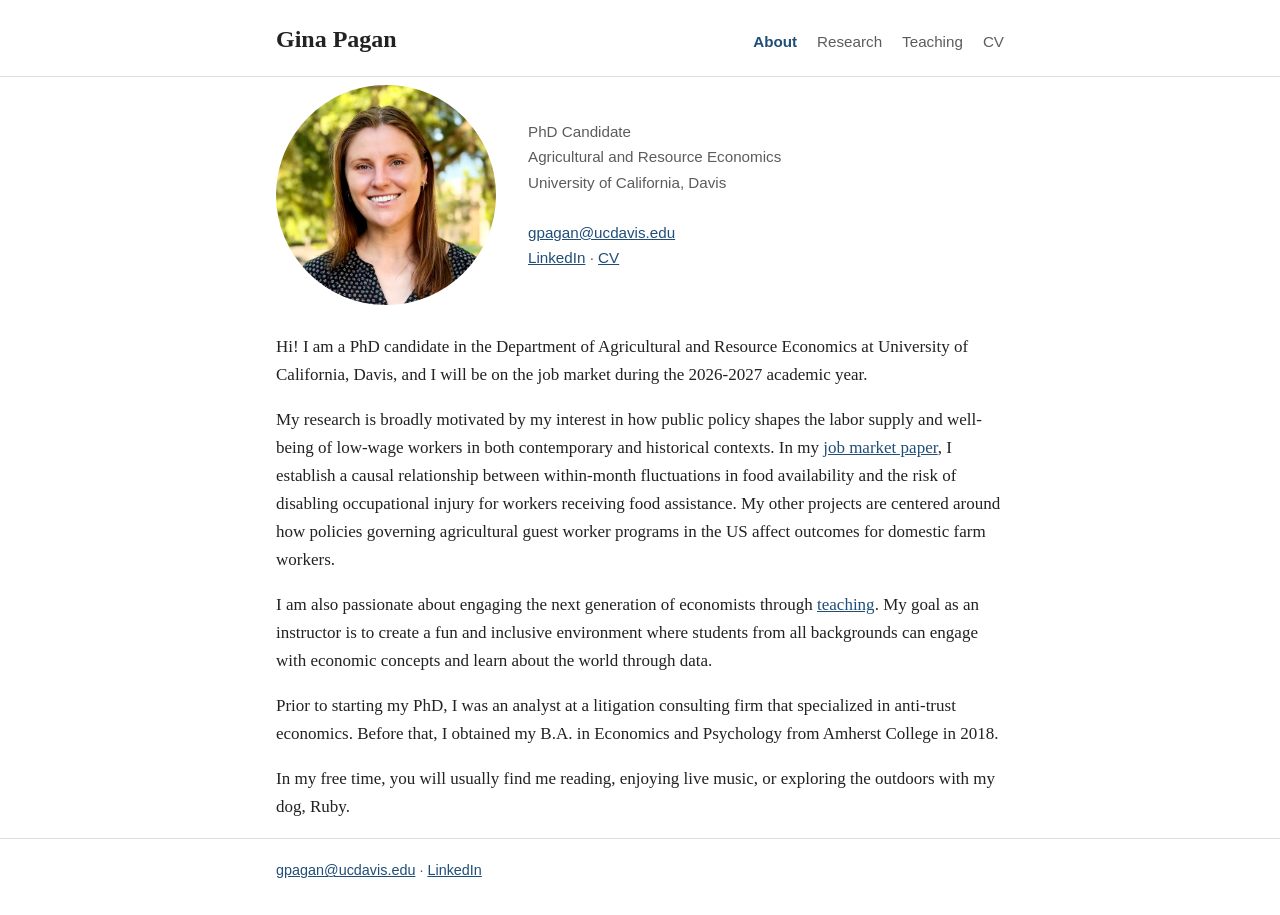
<file: index.html>
<!doctype html>
<html lang="en">
<head>
  <meta charset="utf-8">
  <meta name="viewport" content="width=device-width, initial-scale=1">
  <title>Gina Pagan</title>
  <meta name="description" content="Gina Pagan, PhD candidate in Agricultural and Resource Economics at UC Davis.">
  <link rel="stylesheet" href="style.css">
</head>
<body>
  <header>
    <div class="wrap">
      <a class="site-name" href="index.html">Gina Pagan</a>
      <nav>
        <a href="index.html" class="active">About</a>
        <a href="research.html">Research</a>
        <a href="teaching.html">Teaching</a>
        <a href="cv.pdf">CV</a>
      </nav>
    </div>
  </header>

  <main class="wrap">
    <div class="intro">
      <img class="photo" src="photo.jpg" alt="Photo of Gina Pagan" width="220" height="220">
      <p class="contact">
        PhD Candidate<br>
        Agricultural and Resource Economics<br>
        University of California, Davis<br><br>
        <a href="mailto:gpagan@ucdavis.edu">gpagan@ucdavis.edu</a><br>
        <a href="https://www.linkedin.com/in/gina-pagan-963895111/">LinkedIn</a> ·
        <a href="cv.pdf">CV</a>
      </p>
    </div>

    <p>Hi! I am a PhD candidate in the Department of Agricultural and Resource Economics at University of California, Davis, and I will be on the job market during the 2026-2027 academic year.</p>

    <p>My research is broadly motivated by my interest in how public policy shapes the labor supply and well-being of low-wage workers in both contemporary and historical contexts. In my <a href="research.html">job market paper</a>, I establish a causal relationship between within-month fluctuations in food availability and the risk of disabling occupational injury for workers receiving food assistance. My other projects are centered around how policies governing agricultural guest worker programs in the US affect outcomes for domestic farm workers.</p>

    <p>I am also passionate about engaging the next generation of economists through <a href="teaching.html">teaching</a>. My goal as an instructor is to create a fun and inclusive environment where students from all backgrounds can engage with economic concepts and learn about the world through data.</p>

    <p>Prior to starting my PhD, I was an analyst at a litigation consulting firm that specialized in anti-trust economics. Before that, I obtained my B.A. in Economics and Psychology from Amherst College in 2018.</p>

    <p>In my free time, you will usually find me reading, enjoying live music, or exploring the outdoors with my dog, Ruby.</p>
  </main>

  <footer>
    <div class="wrap">
      <a href="mailto:gpagan@ucdavis.edu">gpagan@ucdavis.edu</a> ·
      <a href="https://www.linkedin.com/in/gina-pagan-963895111/">LinkedIn</a>
    </div>
  </footer>
</body>
</html>
</file>
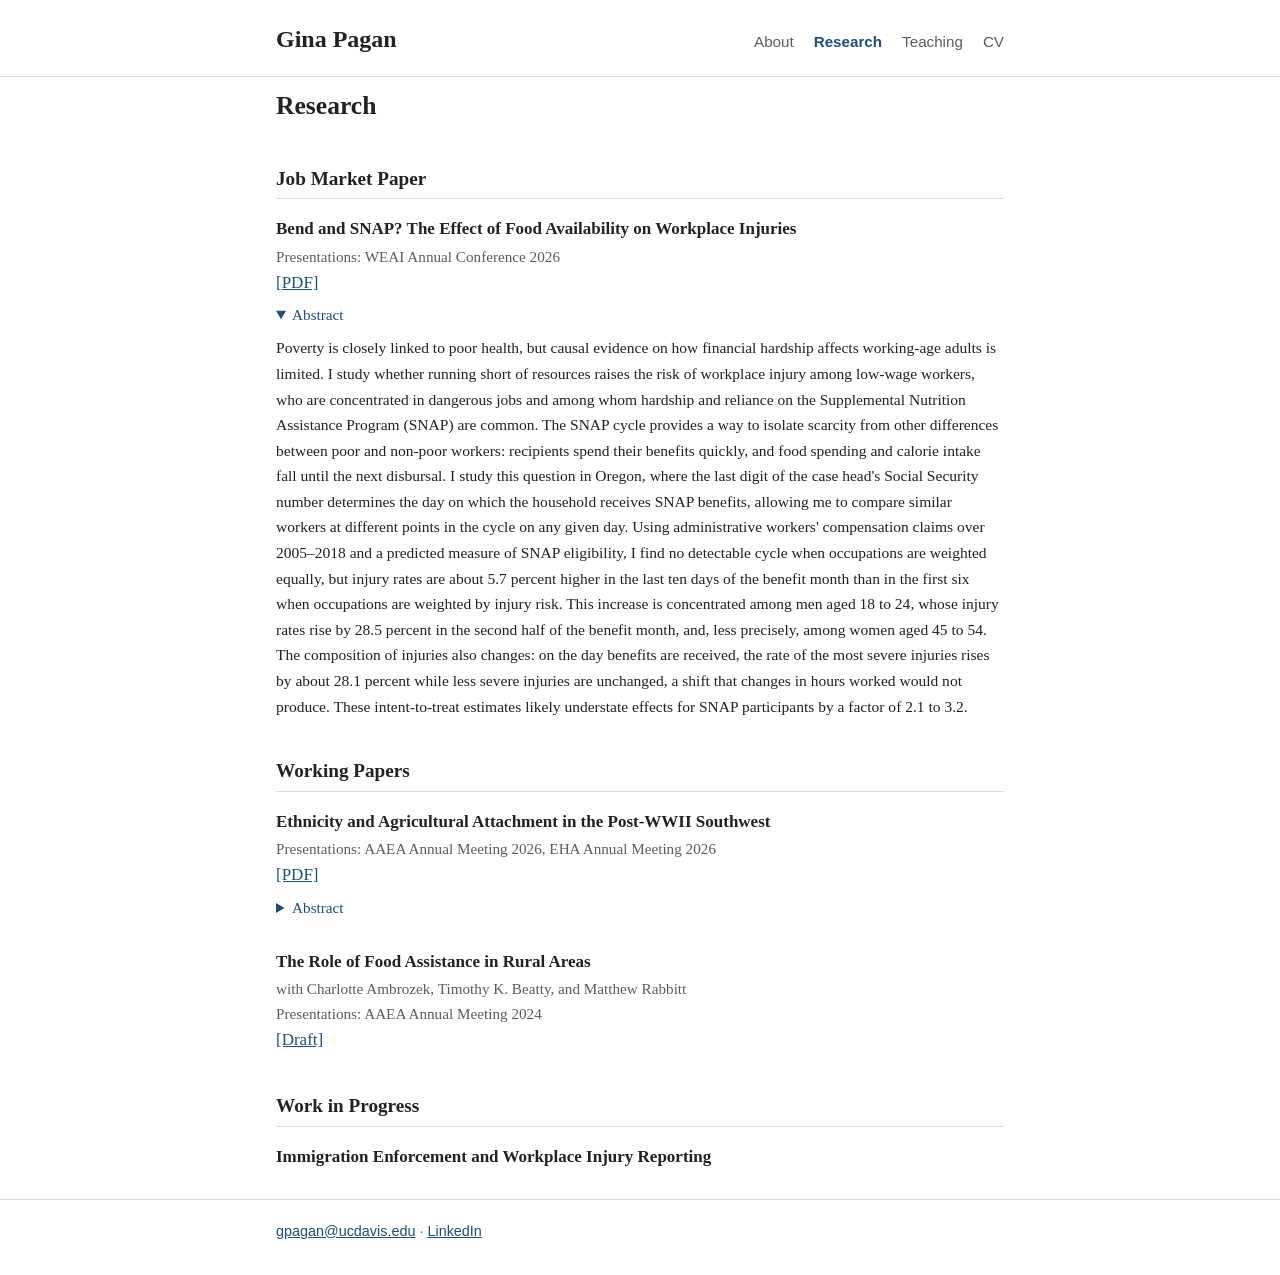
<file: research.html>
<!doctype html>
<html lang="en">
<head>
  <meta charset="utf-8">
  <meta name="viewport" content="width=device-width, initial-scale=1">
  <title>Research · Gina Pagan</title>
  <meta name="description" content="Research by Gina Pagan: labor, public, agricultural economics, and economic history.">
  <link rel="stylesheet" href="style.css">
</head>
<body>
  <header>
    <div class="wrap">
      <a class="site-name" href="index.html">Gina Pagan</a>
      <nav>
        <a href="index.html">About</a>
        <a href="research.html" class="active">Research</a>
        <a href="teaching.html">Teaching</a>
        <a href="cv.pdf">CV</a>
      </nav>
    </div>
  </header>

  <main class="wrap">
    <h1>Research</h1>

    <h2>Job Market Paper</h2>
    <div class="paper">
      <div class="paper-title">Bend and SNAP? The Effect of Food Availability on Workplace Injuries</div>
      <div class="meta">Presentations: WEAI Annual Conference 2026</div>
      <div class="links"><a href="jmp.pdf">[PDF]</a></div>
      <details open>
        <summary>Abstract</summary>
        <p>Poverty is closely linked to poor health, but causal evidence on how financial hardship affects working-age adults is limited. I study whether running short of resources raises the risk of workplace injury among low-wage workers, who are concentrated in dangerous jobs and among whom hardship and reliance on the Supplemental Nutrition Assistance Program (SNAP) are common. The SNAP cycle provides a way to isolate scarcity from other differences between poor and non-poor workers: recipients spend their benefits quickly, and food spending and calorie intake fall until the next disbursal. I study this question in Oregon, where the last digit of the case head's Social Security number determines the day on which the household receives SNAP benefits, allowing me to compare similar workers at different points in the cycle on any given day. Using administrative workers' compensation claims over 2005–2018 and a predicted measure of SNAP eligibility, I find no detectable cycle when occupations are weighted equally, but injury rates are about 5.7 percent higher in the last ten days of the benefit month than in the first six when occupations are weighted by injury risk. This increase is concentrated among men aged 18 to 24, whose injury rates rise by 28.5 percent in the second half of the benefit month, and, less precisely, among women aged 45 to 54. The composition of injuries also changes: on the day benefits are received, the rate of the most severe injuries rises by about 28.1 percent while less severe injuries are unchanged, a shift that changes in hours worked would not produce. These intent-to-treat estimates likely understate effects for SNAP participants by a factor of 2.1 to 3.2.</p>
      </details>
    </div>

    <h2>Working Papers</h2>
    <div class="paper">
      <div class="paper-title">Ethnicity and Agricultural Attachment in the Post-WWII Southwest</div>
      <div class="meta">Presentations: AAEA Annual Meeting 2026, EHA Annual Meeting 2026</div>
      <div class="links"><a href="ethnicity_attachment.pdf">[PDF]</a></div>
      <details>
        <summary>Abstract</summary>
        <p>World War II (WWII) was a large and multifaceted labor market shock that catalyzed improvements in the economic outcomes of Black men in the United States. Manufacturing booms, labor shortages, and federal efforts to lower employment barriers for underrepresented groups pulled men off the farm and into factory jobs, which led to persistent economic gains. The same can not necessarily be said for Hispanic men in the Southwest, of whom over 20 percent were employed in agriculture still in 1950. This paper investigates the drivers of Hispanic men's relative attachment to the farm sector in the Southwest during this pivotal period in history, with a particular focus on the role of introducing the Bracero program. Using linked census data from 1940 and 1950, I find that Hispanic men were more likely to <em>enter</em> the agricultural sector than Black men by 1–2 percentage points. I also show evidence consistent with two potential mechanisms: language entry barriers in the non-farm sector and increasing demand for Spanish-speaking farm workers. In ongoing work, I explicitly consider the role of the foreign workers in shaping the occupational choice of natives, and I explore whether this attachment to the farm sector played a role in the economic trajectory for Hispanics in the Southwest.</p>
      </details>
    </div>

    <div class="paper">
      <div class="paper-title">The Role of Food Assistance in Rural Areas</div>
      <div class="meta">with Charlotte Ambrozek, Timothy K. Beatty, and Matthew Rabbitt<br>
        Presentations: AAEA Annual Meeting 2024</div>
      <div class="links"><a href="https://ageconsearch.umn.edu/record/343887?ln=en&amp;v=pdf">[Draft]</a></div>
    </div>

    <h2>Work in Progress</h2>
    <div class="paper">
      <div class="paper-title">Immigration Enforcement and Workplace Injury Reporting</div>
    </div>
  </main>

  <footer>
    <div class="wrap">
      <a href="mailto:gpagan@ucdavis.edu">gpagan@ucdavis.edu</a> ·
      <a href="https://www.linkedin.com/in/gina-pagan-963895111/">LinkedIn</a>
    </div>
  </footer>
</body>
</html>
</file>
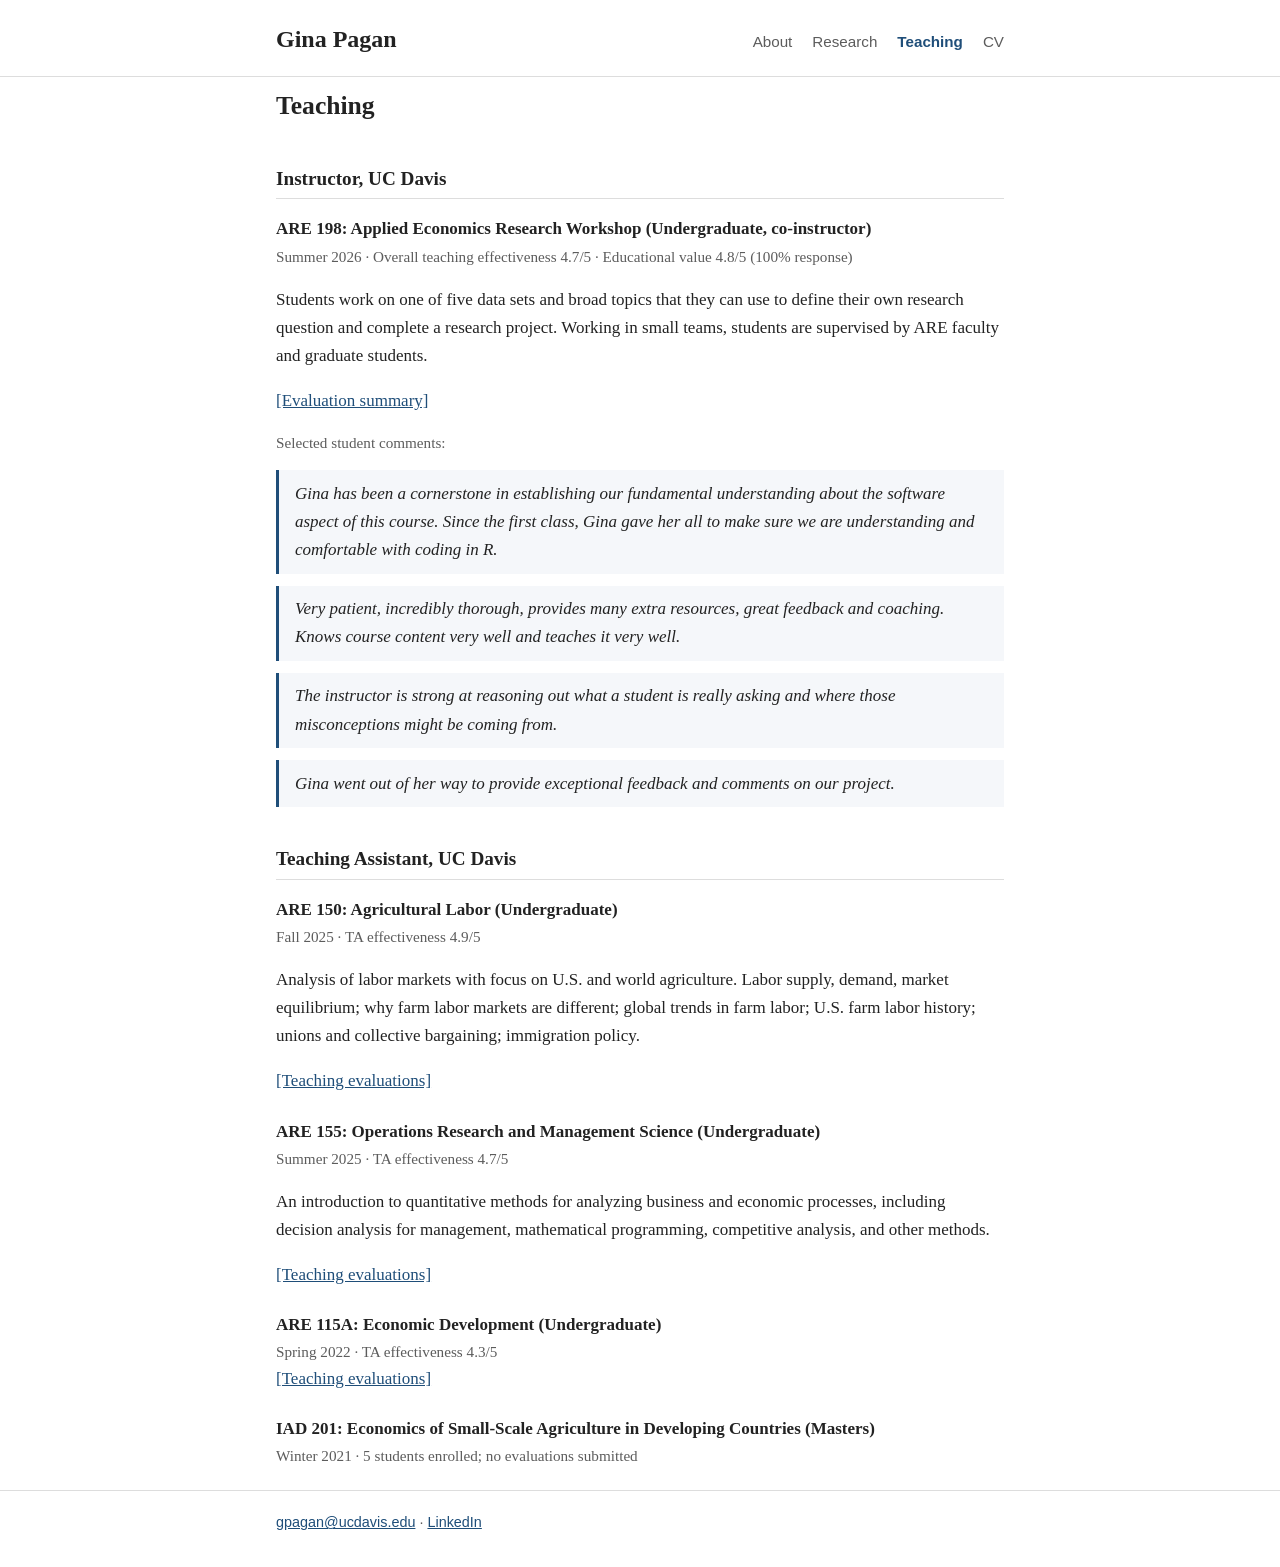
<file: teaching.html>
<!doctype html>
<html lang="en">
<head>
  <meta charset="utf-8">
  <meta name="viewport" content="width=device-width, initial-scale=1">
  <title>Teaching · Gina Pagan</title>
  <meta name="description" content="Teaching experience and evaluations for Gina Pagan, UC Davis.">
  <link rel="stylesheet" href="style.css">
</head>
<body>
  <header>
    <div class="wrap">
      <a class="site-name" href="index.html">Gina Pagan</a>
      <nav>
        <a href="index.html">About</a>
        <a href="research.html">Research</a>
        <a href="teaching.html" class="active">Teaching</a>
        <a href="cv.pdf">CV</a>
      </nav>
    </div>
  </header>

  <main class="wrap">
    <h1>Teaching</h1>

    <h2>Instructor, UC Davis</h2>
    <div class="course">
      <div class="course-title">ARE 198: Applied Economics Research Workshop (Undergraduate, co-instructor)</div>
      <div class="meta">Summer 2026 · Overall teaching effectiveness 4.7/5 · Educational value 4.8/5 (100% response)</div>
      <p>Students work on one of five data sets and broad topics that they can use to define their own research question and complete a research project. Working in small teams, students are supervised by ARE faculty and graduate students.</p>
      <div class="links"><a href="evals/are198_summary.pdf">[Evaluation summary]</a></div>
      <p class="meta">Selected student comments:</p>
      <blockquote>Gina has been a cornerstone in establishing our fundamental understanding about the software aspect of this course. Since the first class, Gina gave her all to make sure we are understanding and comfortable with coding in R.</blockquote>
      <blockquote>Very patient, incredibly thorough, provides many extra resources, great feedback and coaching. Knows course content very well and teaches it very well.</blockquote>
      <blockquote>The instructor is strong at reasoning out what a student is really asking and where those misconceptions might be coming from.</blockquote>
      <blockquote>Gina went out of her way to provide exceptional feedback and comments on our project.</blockquote>
    </div>

    <h2>Teaching Assistant, UC Davis</h2>
    <div class="course">
      <div class="course-title">ARE 150: Agricultural Labor (Undergraduate)</div>
      <div class="meta">Fall 2025 · TA effectiveness 4.9/5</div>
      <p>Analysis of labor markets with focus on U.S. and world agriculture. Labor supply, demand, market equilibrium; why farm labor markets are different; global trends in farm labor; U.S. farm labor history; unions and collective bargaining; immigration policy.</p>
      <div class="links"><a href="evals/are150.pdf">[Teaching evaluations]</a></div>
    </div>

    <div class="course">
      <div class="course-title">ARE 155: Operations Research and Management Science (Undergraduate)</div>
      <div class="meta">Summer 2025 · TA effectiveness 4.7/5</div>
      <p>An introduction to quantitative methods for analyzing business and economic processes, including decision analysis for management, mathematical programming, competitive analysis, and other methods.</p>
      <div class="links"><a href="evals/are155.pdf">[Teaching evaluations]</a></div>
    </div>

    <div class="course">
      <div class="course-title">ARE 115A: Economic Development (Undergraduate)</div>
      <div class="meta">Spring 2022 · TA effectiveness 4.3/5</div>
      <div class="links"><a href="evals/are115a.pdf">[Teaching evaluations]</a></div>
    </div>

    <div class="course">
      <div class="course-title">IAD 201: Economics of Small-Scale Agriculture in Developing Countries (Masters)</div>
      <div class="meta">Winter 2021 · 5 students enrolled; no evaluations submitted</div>
    </div>
  </main>

  <footer>
    <div class="wrap">
      <a href="mailto:gpagan@ucdavis.edu">gpagan@ucdavis.edu</a> ·
      <a href="https://www.linkedin.com/in/gina-pagan-963895111/">LinkedIn</a>
    </div>
  </footer>
</body>
</html>
</file>
<file: style.css>
:root {
  --bg: #ffffff;
  --text: #222222;
  --muted: #5c5c5c;
  --accent: #1f4e79;
  --rule: #dddddd;
  --quote-bg: #f5f7fa;
}
@media (prefers-color-scheme: dark) {
  :root {
    --bg: #16181c;
    --text: #e6e6e6;
    --muted: #a8a8a8;
    --accent: #8cb8e8;
    --rule: #33363c;
    --quote-bg: #1f2227;
  }
}

* { box-sizing: border-box; }
body {
  margin: 0;
  background: var(--bg);
  color: var(--text);
  font-family: Georgia, "Times New Roman", serif;
  font-size: 17px;
  line-height: 1.65;
}
a { color: var(--accent); }

header {
  border-bottom: 1px solid var(--rule);
}
.wrap {
  max-width: 760px;
  margin: 0 auto;
  padding: 0 16px;
}
header .wrap {
  display: flex;
  flex-wrap: wrap;
  align-items: baseline;
  justify-content: space-between;
  gap: 0.5rem 1.5rem;
  padding-top: 1.25rem;
  padding-bottom: 1rem;
}
.site-name {
  font-size: 1.5rem;
  font-weight: bold;
  color: var(--text);
  text-decoration: none;
}
nav { display: flex; flex-wrap: wrap; gap: 0.25rem 1.25rem; }
nav a {
  font-family: -apple-system, "Helvetica Neue", Arial, sans-serif;
  font-size: 0.95rem;
  text-decoration: none;
  color: var(--muted);
}
nav a:hover, nav a.active { color: var(--accent); }
nav a.active { font-weight: 600; }

main { padding-top: 1.5rem; padding-bottom: 3rem; }
h1 { font-size: 1.6rem; margin: 0.5rem 0 1rem; }
h2 {
  font-size: 1.2rem;
  margin: 2.25rem 0 1rem;
  padding-bottom: 0.25rem;
  border-bottom: 1px solid var(--rule);
}

.contact {
  font-family: -apple-system, "Helvetica Neue", Arial, sans-serif;
  font-size: 0.95rem;
  color: var(--muted);
}

/* Photo and contact block always sit side by side in two columns */
.intro {
  display: grid;
  grid-template-columns: auto 1fr;
  align-items: center;
  gap: 2rem;
  margin: 0.5rem 0 1.75rem;
}
.intro .contact { margin: 0; }
.photo {
  width: 220px;
  height: 220px;
  max-width: 100%;
  border-radius: 50%;
  object-fit: cover;
  object-position: center;
}

@media (max-width: 560px) {
  .intro { gap: 1rem; }
  .photo { width: 120px; height: 120px; }
  .intro .contact { font-size: 0.85rem; }
}

.paper { margin-bottom: 1.75rem; }
.paper-title { font-weight: bold; }
.meta { color: var(--muted); font-size: 0.95rem; }
.links a { margin-right: 0.75rem; }
details { margin-top: 0.35rem; }
summary { cursor: pointer; color: var(--accent); font-size: 0.95rem; }
details p { margin: 0.5rem 0 0; font-size: 0.97rem; }

.course { margin-bottom: 1.4rem; }
.course-title { font-weight: bold; }
blockquote {
  margin: 0.75rem 0;
  padding: 0.6rem 1rem;
  background: var(--quote-bg);
  border-left: 3px solid var(--accent);
  font-style: italic;
}

footer {
  border-top: 1px solid var(--rule);
  padding: 1.25rem 0 2rem;
  font-family: -apple-system, "Helvetica Neue", Arial, sans-serif;
  font-size: 0.9rem;
  color: var(--muted);
}
</file>
